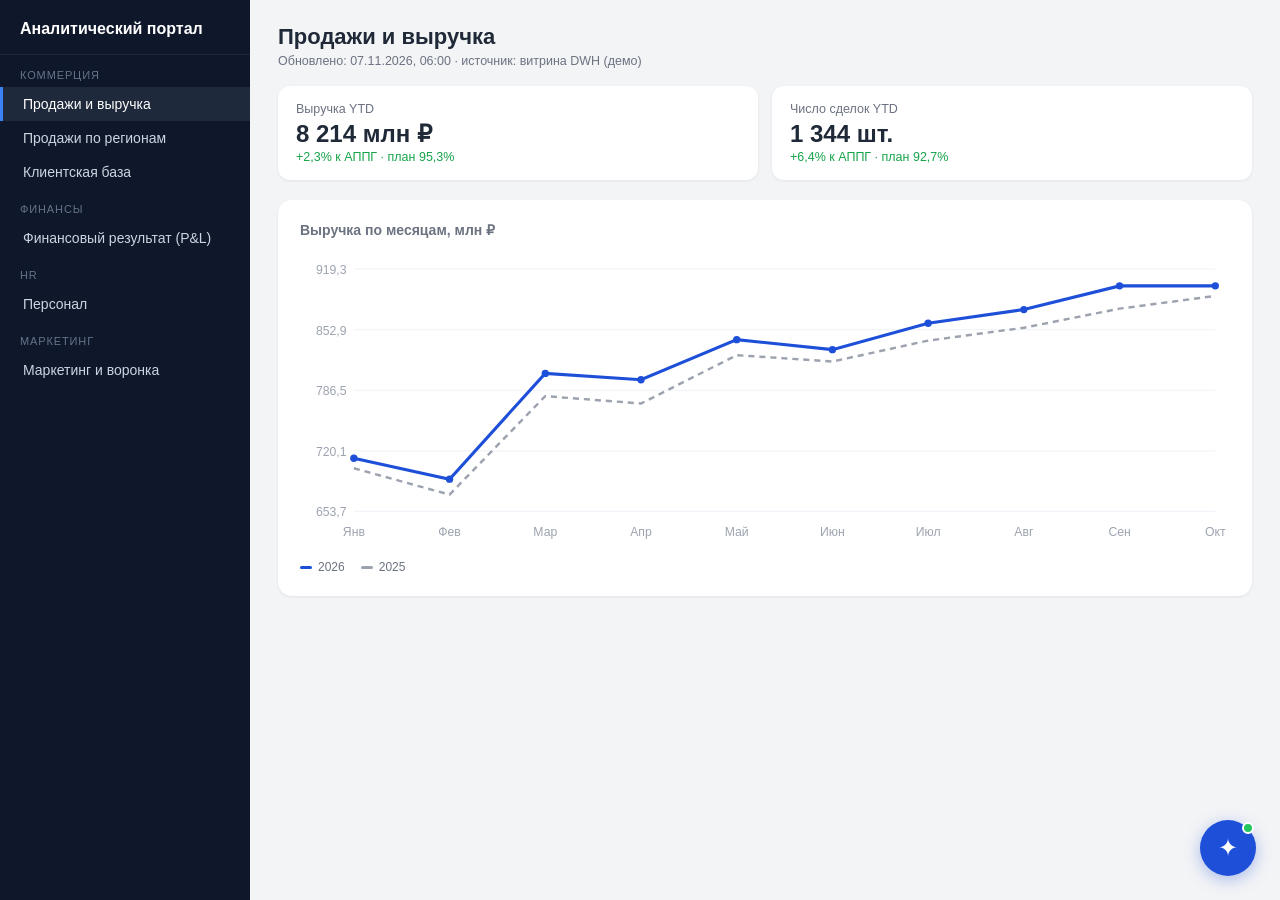
<file: docs/index.html>
<!DOCTYPE html>
<html lang="ru">
<head>
<meta charset="UTF-8">
<meta name="viewport" content="width=device-width, initial-scale=1.0">
<title>Аналитический портал — ИИ-ассистент</title>
<style>
:root{--blue:#1e4fd8;--bg:#f3f4f6;--ink:#1f2937;--muted:#6b7280;--line:#e5e7eb}
*{box-sizing:border-box;margin:0;padding:0}
body{font-family:"Segoe UI",Roboto,Arial,sans-serif;background:var(--bg);color:var(--ink)}
.layout{display:flex;min-height:100vh}
.sidebar{width:250px;background:#0f172a;color:#cbd5e1;padding:20px 0;flex-shrink:0}
.sidebar h1{font-size:16px;color:#fff;padding:0 20px 16px;border-bottom:1px solid #1e293b}
.sidebar .section{padding:14px 20px 6px;font-size:11px;text-transform:uppercase;letter-spacing:.08em;color:#64748b}
.sidebar a{display:block;padding:9px 20px;color:#cbd5e1;text-decoration:none;font-size:14px;border-left:3px solid transparent}
.sidebar a:hover{background:#1e293b}
.sidebar a.active{background:#1e293b;color:#fff;border-left-color:#3b82f6}
.workspace{flex:1;padding:24px 28px;min-width:0}
.workspace h2{font-size:22px;margin-bottom:4px}
.meta{font-size:12.5px;color:var(--muted);margin-bottom:18px}
.kpi-grid{display:grid;grid-template-columns:repeat(auto-fit,minmax(220px,1fr));gap:14px;margin-bottom:20px}
.kpi-card{background:#fff;border-radius:12px;padding:16px 18px;box-shadow:0 1px 3px rgba(15,23,42,.08)}
.kpi-card .label{font-size:12.5px;color:var(--muted)}
.kpi-card .value{font-size:24px;font-weight:700;margin-top:4px}
.kpi-card .delta{font-size:12.5px;margin-top:2px}
.delta.up{color:#16a34a}.delta.down{color:#dc2626}
.panel{background:#fff;border:2px solid transparent;border-radius:14px;padding:20px;box-shadow:0 1px 3px rgba(15,23,42,.08);transition:border-color .3s}
.panel.flash{animation:flash 1.6s ease}
@keyframes flash{0%{border-color:#3b82f6;box-shadow:0 0 0 6px rgba(59,130,246,.25)}100%{border-color:transparent;box-shadow:0 1px 3px rgba(15,23,42,.08)}}
.panel h3{font-size:14px;color:var(--muted);margin-bottom:14px;font-weight:600}
.legend{display:flex;gap:16px;font-size:12px;color:var(--muted);margin-top:10px}
.legend i{display:inline-block;width:12px;height:3px;border-radius:2px;margin-right:6px;vertical-align:middle}
table.regions{width:100%;border-collapse:collapse;font-size:14px}
table.regions th{text-align:left;font-size:12px;color:var(--muted);font-weight:600;padding:6px 8px;border-bottom:1px solid var(--line)}
table.regions td{padding:8px;border-bottom:1px solid #f1f5f9}
table.regions td:last-child,table.regions th:last-child{text-align:right}
.pos{color:#16a34a}.neg{color:#dc2626}

/* Виджет */
#aiw-root{position:fixed;right:24px;bottom:24px;z-index:9999;font-size:14px}
.aiw-fab{width:56px;height:56px;border-radius:50%;border:none;cursor:pointer;background:var(--blue);color:#fff;font-size:24px;box-shadow:0 4px 16px rgba(30,79,216,.35);display:flex;align-items:center;justify-content:center;position:relative}
.aiw-fab:hover{transform:scale(1.06)}
.aiw-fab .dot{position:absolute;top:2px;right:2px;width:12px;height:12px;border-radius:50%;background:#22c55e;border:2px solid #fff}
.aiw-panel{width:390px;height:600px;max-height:calc(100vh - 48px);background:#fff;border-radius:14px;box-shadow:0 12px 40px rgba(15,23,42,.25);display:none;flex-direction:column;overflow:hidden}
.aiw-header{display:flex;align-items:center;justify-content:space-between;padding:12px 16px;background:var(--blue);color:#fff}
.aiw-title{font-weight:600;font-size:15px}
.aiw-sub{font-size:11px;opacity:.85}
.aiw-close{background:transparent;border:none;color:#fff;font-size:20px;cursor:pointer;padding:4px 8px}
.aiw-messages{flex:1;overflow-y:auto;padding:14px 14px 8px;background:#f6f7fb;display:flex;flex-direction:column;gap:10px}
.aiw-msg{max-width:85%;padding:10px 12px;border-radius:12px;line-height:1.45;white-space:pre-wrap;word-wrap:break-word}
.aiw-msg-user{align-self:flex-end;background:var(--blue);color:#fff;border-bottom-right-radius:4px}
.aiw-msg-bot{align-self:flex-start;background:#fff;border:1px solid var(--line);border-bottom-left-radius:4px}
.aiw-open-btn{display:inline-block;margin-top:8px;padding:7px 12px;background:#eef2ff;color:var(--blue);border:1px solid #c7d2fe;border-radius:8px;font-size:13px;cursor:pointer}
.aiw-open-btn:hover{background:#e0e7ff}
.aiw-chips{display:flex;flex-wrap:wrap;gap:6px;padding:4px 14px 10px;background:#f6f7fb}
.aiw-chip{padding:6px 11px;border-radius:16px;border:1px solid #c7d2fe;background:#fff;color:var(--blue);font-size:12.5px;cursor:pointer}
.aiw-chip:hover{background:#eef2ff}
.aiw-typing{align-self:flex-start;background:#fff;border:1px solid var(--line);border-radius:12px;border-bottom-left-radius:4px;padding:10px 14px;display:flex;gap:4px}
.aiw-typing span{width:6px;height:6px;border-radius:50%;background:#9ca3af;animation:bounce 1.2s infinite}
.aiw-typing span:nth-child(2){animation-delay:.15s}
.aiw-typing span:nth-child(3){animation-delay:.3s}
@keyframes bounce{0%,60%,100%{transform:translateY(0);opacity:.5}30%{transform:translateY(-4px);opacity:1}}
.aiw-input-row{display:flex;gap:8px;padding:10px 12px;border-top:1px solid var(--line);background:#fff}
.aiw-input{flex:1;border:1px solid #d1d5db;border-radius:9px;padding:9px 12px;font-size:14px;outline:none}
.aiw-input:focus{border-color:var(--blue)}
.aiw-send{padding:9px 16px;border:none;border-radius:9px;background:var(--blue);color:#fff;font-size:14px;cursor:pointer}
.aiw-send:disabled{background:#9ca3af}
@media (max-width:760px){
  .layout{flex-direction:column}
  .sidebar{width:100%;padding:10px 0}
  .sidebar h1{padding-bottom:10px}
  #aiw-root{right:12px;bottom:12px}
  .aiw-panel{width:calc(100vw - 24px);height:calc(100vh - 90px)}
}
</style>
</head>
<body>
<div class="layout">
  <nav class="sidebar">
    <h1>Аналитический портал</h1>
    <div class="section">Коммерция</div>
    <a href="#" data-dash="sales" class="active">Продажи и выручка</a>
    <a href="#" data-dash="regions">Продажи по регионам</a>
    <a href="#" data-dash="clients">Клиентская база</a>
    <div class="section">Финансы</div>
    <a href="#" data-dash="pnl">Финансовый результат (P&L)</a>
    <div class="section">HR</div>
    <a href="#" data-dash="hr">Персонал</a>
    <div class="section">Маркетинг</div>
    <a href="#" data-dash="marketing">Маркетинг и воронка</a>
  </nav>

  <main class="workspace">
    <h2 id="dash-title">Продажи и выручка</h2>
    <div class="meta" id="dash-meta">Обновлено: 07.11.2026, 06:00 · источник: витрина DWH (демо)</div>
    <div class="kpi-grid" id="kpi-grid"></div>
    <div class="panel" id="dash-panel">
      <h3 id="chart-title"></h3>
      <div id="chart-body"></div>
      <div class="legend" id="chart-legend">
        <span><i style="background:#1e4fd8"></i>2026</span>
        <span><i style="background:#9ca3af"></i>2025</span>
      </div>
    </div>
  </main>
</div>

<div id="aiw-root">
  <div class="aiw-panel" id="aiw-panel">
    <div class="aiw-header">
      <div>
        <div class="aiw-title">Ассистент портала</div>
        <div class="aiw-sub">Спросите о показателях — открою нужный дэшборд</div>
      </div>
      <button class="aiw-close" id="aiw-close" aria-label="Свернуть">×</button>
    </div>
    <div class="aiw-messages" id="aiw-messages"></div>
    <div class="aiw-chips" id="aiw-chips"></div>
    <div class="aiw-input-row">
      <input class="aiw-input" id="aiw-input" placeholder="Например: покажи выручку с начала года" aria-label="Сообщение ассистенту">
      <button class="aiw-send" id="aiw-send">Отправить</button>
    </div>
  </div>
  <button class="aiw-fab" id="aiw-fab" aria-label="Открыть ассистента">✦<span class="dot"></span></button>
</div>

<script>
(function(){
"use strict";
/* ===== Демо-данные (помесячно, янв–окт) ===== */
var MONTHS=["Янв","Фев","Мар","Апр","Май","Июн","Июл","Авг","Сен","Окт"];
var METRICS={
revenue:{title:"Выручка",unit:"млн ₽",dash:"sales",plan:8617,comment:"Рост поддерживают корпоративный сегмент и продление контрактов; октябрь закрыт выше уровня прошлого года.",
 cur:[712,689,805,798,842,831,860,875,901,901],prev:[701,672,780,772,825,818,841,855,876,890]},
deals:{title:"Число сделок",unit:"шт.",dash:"sales",plan:1450,comment:"Количество сделок растёт быстрее выручки — средний чек немного снижается.",
 cur:[118,112,131,129,136,138,141,143,147,149],prev:[111,105,122,121,128,129,133,135,138,141]},
ebitda:{title:"EBITDA",unit:"млн ₽",dash:"pnl",plan:1720,comment:"EBITDA растёт опережающе к выручке — сдерживание операционных расходов даёт эффект.",
 cur:[128,121,149,152,163,161,168,172,180,183],prev:[117,109,136,139,148,147,152,155,162,166]},
ebitda_margin:{title:"Рентабельность по EBITDA",unit:"%",dash:"pnl",agg:"avg",comment:"Маржинальность улучшается третий месяц подряд.",
 cur:[18.0,17.6,18.5,19.0,19.4,19.4,19.5,19.7,20.0,20.3],prev:[16.7,16.2,17.4,18.0,17.9,18.0,18.1,18.1,18.5,18.7]},
active_clients:{title:"Активные клиенты",unit:"компаний",dash:"clients",comment:"База растёт умеренно; отток удерживается на уровне прошлого года.",
 cur:[1102,1115,1134,1148,1161,1174,1189,1202,1216,1231],prev:[1041,1050,1063,1075,1086,1095,1106,1115,1126,1138]},
new_clients:{title:"Новые клиенты",unit:"компаний",dash:"clients",plan:560,comment:"Приток новых клиентов выше прошлого года за счёт сегмента СМБ.",
 cur:[48,45,62,58,61,59,64,62,66,63],prev:[44,41,55,52,55,53,57,55,58,56]},
fte:{title:"Численность (FTE)",unit:"чел.",dash:"hr",comment:"Численность растёт в соответствии с штатным планом, ключевой драйвер — коммерческий блок.",
 cur:[1310,1318,1325,1331,1340,1348,1352,1361,1370,1376],prev:[1254,1258,1266,1270,1277,1283,1287,1292,1298,1304]},
turnover:{title:"Текучесть персонала",unit:"%",dash:"hr",agg:"avg",direction:"down",plan:14,comment:"Текучесть ниже прошлого года и в пределах целевого коридора; зона внимания — ИТ-позиции.",
 cur:[1.2,1.1,1.3,1.2,1.1,1.2,1.0,1.1,1.2,1.1],prev:[1.4,1.3,1.5,1.4,1.3,1.4,1.3,1.3,1.4,1.3]},
leads:{title:"Лиды",unit:"шт.",dash:"marketing",plan:4600,comment:"Поток лидов стабильно выше прошлого года; качество лидов растёт вместе с количеством.",
 cur:[390,371,442,438,465,458,472,480,495,501],prev:[356,340,402,398,421,415,428,435,449,456]},
conversion:{title:"Конверсия лид → сделка",unit:"%",dash:"marketing",agg:"avg",comment:"Конверсия растёт на фоне квалификации лидов; пиковые значения — в конце кварталов.",
 cur:[11.8,12.1,12.6,12.4,12.9,13.1,13.0,13.3,13.6,13.8],prev:[10.9,11.0,11.4,11.3,11.7,11.9,11.8,12.0,12.3,12.5]}
};
var REGIONS={title:"Продажи по регионам",unit:"млн ₽",comment:"Москва и Северо-Запад обеспечивают основной прирост; Урал и Сибирь растут ниже плана.",
rows:[
{name:"Москва",cur:3120,prev:2990},{name:"Северо-Запад",cur:1580,prev:1485},
{name:"Волга",cur:1245,prev:1205},{name:"Урал",cur:985,prev:950},
{name:"Сибирь",cur:762,prev:745},{name:"Юг",cur:522,prev:505}]};

var DASHBOARDS=[
{id:"sales",title:"Продажи и выручка",metrics:["revenue","deals"],
 kw:["выручка","продажи","план продаж","выполнение плана","число сделок","количество сделок","сделки","оборот","доход","топлайн","revenue","sales","средний чек","продали"],
 mk:{deals:["сделки","сделок","сделка","количество сделок","число сделок"]}},
{id:"pnl",title:"Финансовый результат (P&L)",metrics:["ebitda","ebitda_margin"],
 kw:["ebitda","ебитда","эбитда","прибыль","рентабельность","рентабельности","маржинальность","маржа","п&л","pnl","финансовый результат","убыток","операционная прибыль"],
 mk:{ebitda_margin:["рентабельность","рентабельности","маржинальность","маржа"],ebitda:["ebitda","ебитда","эбитда","прибыль","операционная прибыль"]}},
{id:"regions",title:"Продажи по регионам",metrics:["regions"],
 kw:["регионы","регион","регионам","филиалы","филиал","география","москва","питер","санкт-петербург","северо-запад","волга","урал","сибирь","юг","по городам","по территориям","regions"],mk:{}},
{id:"clients",title:"Клиентская база",metrics:["active_clients","new_clients"],
 kw:["клиенты","клиент","клиентская база","база клиентов","отток","новые клиенты","активные клиенты","заказчики","контрагенты","clients","churn"],
 mk:{new_clients:["новые клиенты","новых клиентов","приток клиентов"],active_clients:["активные клиенты","база клиентов","отток","churn"]}},
{id:"hr",title:"Персонал (HR)",metrics:["fte","turnover"],
 kw:["персонал","сотрудники","штат","численность","fte","текучесть","текучка","увольнения","найм","наймы","hr","кадры","люди","headcount"],
 mk:{turnover:["текучесть","текучка","увольнения"],fte:["численность","fte","headcount","штат","найм","наймы"]}},
{id:"marketing",title:"Маркетинг и воронка",metrics:["leads","conversion"],
 kw:["лиды","лид","лидов","конверсия","воронка","маркетинг","реклама","трафик","обращения","заявки","leads","marketing","funnel"],
 mk:{conversion:["конверсия","воронка","funnel"],leads:["лиды","лид","лидов","leads","заявки","обращения"]}}
];
var FALLBACK_CHIPS=[
{label:"Продажи и выручка",q:"покажи выручку с начала года"},
{label:"P&L / EBITDA",q:"какая у нас EBITDA"},
{label:"Продажи по регионам",q:"продажи по регионам"},
{label:"Клиенты",q:"сколько у нас клиентов"},
{label:"Персонал",q:"текучесть кадров"},
{label:"Маркетинг",q:"сколько лидов в этом году"}];
var STARTER_CHIPS=[
{label:"Выручка с начала года",q:"покажи выручку с начала года"},
{label:"EBITDA и маржинальность",q:"какая EBITDA"},
{label:"Продажи по регионам",q:"продажи по регионам"},
{label:"Текучесть кадров",q:"какая текучесть персонала"}];

/* ===== Аналитика (зеркало backend/app/services/analytics.py) ===== */
function sum(a){return a.reduce(function(x,y){return x+y},0)}
function fmt(v){if(v===Math.round(v)){return String(Math.round(v)).replace(/\B(?=(\d{3})+(?!\d))/g," ")}
return v.toFixed(1).replace(".",",").replace(/\B(?=(\d{3})+(?!\d))/g," ")}
function fmtPct(v){return v.toFixed(1).replace(".",",")}
function quality(m,yoy){
 if(m.direction==="down"){
  if(yoy<=-5)return "уверенное снижение";if(yoy<=-2)return "снижение";
  if(yoy<2)return "стабильный уровень";if(yoy<5)return "небольшой рост";return "рост"}
 if(yoy>=5)return "уверенный рост";if(yoy>=2)return "умеренный рост";
 if(yoy>-2)return "стабильный уровень";if(yoy>-5)return "небольшое снижение";return "снижение"}
function kpi(id){
 var m=METRICS[id];var isRate=m.agg==="avg";
 var ytd=isRate?Math.round(sum(m.cur)/m.cur.length*10)/10:sum(m.cur);
 var ytdPrev=isRate?Math.round(sum(m.prev)/m.prev.length*10)/10:sum(m.prev);
 var yoy=Math.round((ytd/ytdPrev-1)*1000)/10;
 var planPct=(m.plan&&!isRate)?Math.round(ytd/m.plan*1000)/10:null;
 return{metric:m.title,unit:m.unit,ytd:ytd,ytdPrev:ytdPrev,yoy:yoy,plan:m.plan||null,planPct:planPct,quality:quality(m,yoy),comment:m.comment}}
function sentence(k){
 var period=k.unit==="%"?"в среднем за период":"YTD";
 var parts=[k.metric+" "+period+": "+fmt(k.ytd)+" "+k.unit];
 var sign=k.yoy>=0?"+":"−";
 parts.push(sign+fmtPct(Math.abs(k.yoy))+"% к аналогичному периоду прошлого года ("+k.quality+")");
 if(k.planPct!==null)parts.push("выполнение плана — "+fmtPct(k.planPct)+"%");
 else if(k.plan)parts.push("целевой коридор — до "+fmt(k.plan)+" "+k.unit);
 return parts.join(" — ")+"."}
function regionsText(){
 var total=0,totalPrev=0;
 REGIONS.rows.forEach(function(r){total+=r.cur;totalPrev+=r.prev});
 var yoy=Math.round((total/totalPrev-1)*1000)/10;
 var top=REGIONS.rows[0];
 var lines=["Выручка по регионам YTD: "+fmt(total)+" "+REGIONS.unit+" (+"+fmtPct(yoy)+"% к АППГ).",
 "Крупнейший регион — "+top.name+": "+fmt(top.cur)+" "+REGIONS.unit+" (+"+fmtPct((top.cur/top.prev-1)*100)+"%)."];
 REGIONS.rows.forEach(function(r){
  var y=Math.round((r.cur/r.prev-1)*1000)/10;
  lines.push("• "+r.name+": "+fmt(r.cur)+" "+REGIONS.unit+" ("+(y>=0?"+":"−")+fmtPct(Math.abs(y))+"%)")});
 lines.push(REGIONS.comment);
 return lines.join("\n")}

/* ===== NLU: словарный роутинг (зеркало router.py) ===== */
function norm(t){return t.toLowerCase().replace(/ё/g,"е").replace(/[^\w\s%&/+-]/g," ").replace(/\s+/g," ").trim()}
function stem(w){return w.length>=5?w.slice(0,Math.max(3,w.length-2)):w}
function kwHits(kw,words,joined){
 var k=norm(kw);var kws=k.split(" ");
 if(kws.length>1)return joined.indexOf(k)>=0?2*kws.length+2:0;
 if(k==="сделки")return words.some(function(w){return["сделка","сделки","сделок","сделкам","сделками"].indexOf(w)>=0})?2:0;
 var s=stem(k);
 return words.some(function(w){return(s.length>=3&&w.indexOf(s)===0)||w===k})?2:0}
function route(text){
 var joined=norm(text),words=joined.split(" ");
 var best=null,bestScore=0;
 DASHBOARDS.forEach(function(d){
  var score=0;d.kw.forEach(function(k){score+=kwHits(k,words,joined)});
  if(score>bestScore){bestScore=score;best=d.id}});
 return bestScore>0?best:null}
function routeWithContext(text,last){
 var t=norm(text);
 if(last&&["а по регионам","по регионам","а по филиалам","по филиалам"].some(function(p){return t.indexOf(p)>=0}))return "regions";
 return route(text)}
function dashById(id){return DASHBOARDS.filter(function(d){return d.id===id})[0]}
function routeMetrics(text,id){
 var d=dashById(id);var joined=norm(text),words=joined.split(" ");
 var picked=[];
 Object.keys(d.mk||{}).forEach(function(mid){
  if(d.mk[mid].some(function(k){return kwHits(k,words,joined)>0}))picked.push(mid)});
 return picked.length?picked:d.metrics.slice()}
function insight(id,metrics){
 if(id==="regions")return regionsText();
 var parts=[],comments=[];
 metrics.forEach(function(mid){
  var k=kpi(mid);parts.push(sentence(k));if(k.comment)comments.push(k.comment)});
 if(comments.length)parts.push(comments.slice(0,2).join(" "));
 return parts.join("\n")}

/* ===== Рабочая область портала ===== */
function switchDashboard(id){
 var d=dashById(id);if(!d)return;
 document.querySelectorAll(".sidebar a").forEach(function(a){
  a.classList.toggle("active",a.getAttribute("data-dash")===id)});
 document.getElementById("dash-title").textContent=d.title;
 renderKpis(d);renderChart(d);
 var p=document.getElementById("dash-panel");
 p.classList.remove("flash");void p.offsetWidth;p.classList.add("flash")}
function renderKpis(d){
 var grid=document.getElementById("kpi-grid");grid.innerHTML="";
 if(d.id==="regions"){
  var total=0,totalPrev=0;
  REGIONS.rows.forEach(function(r){total+=r.cur;totalPrev+=r.prev});
  var yoy=(total/totalPrev-1)*100;
  grid.appendChild(kpiCard("Выручка по регионам YTD",fmt(total)+" млн ₽","+"+fmtPct(yoy)+"% к АППГ",true));
  REGIONS.rows.slice(0,3).forEach(function(r){
   var y=(r.cur/r.prev-1)*100;
   grid.appendChild(kpiCard(r.name,fmt(r.cur)+" млн ₽",(y>=0?"+":"−")+fmtPct(Math.abs(y))+"% к АППГ",y>=0))});
  return}
 d.metrics.forEach(function(mid){
  var k=kpi(mid);
  var delta=(k.yoy>=0?"+":"−")+fmtPct(Math.abs(k.yoy))+"% к АППГ";
  if(k.planPct!==null)delta+=" · план "+fmtPct(k.planPct)+"%";
  grid.appendChild(kpiCard(k.metric+(k.unit==="%"?" (среднее)":" YTD"),fmt(k.ytd)+" "+k.unit,delta,k.yoy>=0))})}
function kpiCard(label,value,delta,up){
 var c=document.createElement("div");c.className="kpi-card";
 var l=document.createElement("div");l.className="label";l.textContent=label;
 var v=document.createElement("div");v.className="value";v.textContent=value;
 var dd=document.createElement("div");dd.className="delta "+(up?"up":"down");dd.textContent=delta;
 c.appendChild(l);c.appendChild(v);c.appendChild(dd);return c}
function renderChart(d){
 var body=document.getElementById("chart-body");
 var legend=document.getElementById("chart-legend");
 var title=document.getElementById("chart-title");
 if(d.id==="regions"){
  title.textContent="Выручка по регионам, YTD";
  legend.style.display="none";
  var html="<table class='regions'><tr><th>Регион</th><th>YTD, млн ₽</th><th>К АППГ</th></tr>";
  REGIONS.rows.forEach(function(r){
   var y=Math.round((r.cur/r.prev-1)*1000)/10;
   html+="<tr><td>"+r.name+"</td><td>"+fmt(r.cur)+"</td><td class='"+(y>=0?"pos":"neg")+"'>"+(y>=0?"+":"−")+fmtPct(Math.abs(y))+"%</td></tr>"});
  body.innerHTML=html+"</table>";return}
 legend.style.display="flex";
 var m=METRICS[d.metrics[0]];
 title.textContent=m.title+" по месяцам, "+m.unit;
 body.innerHTML=lineChart(m.cur,m.prev,m.unit)}
function lineChart(cur,prev,unit){
 var W=760,H=240,pl=44,pr=12,pt=14,pb=28;
 var all=cur.concat(prev);
 var max=Math.max.apply(null,all),min=Math.min.apply(null,all);
 if(max===min){max+=1;min-=1}
 var span=max-min;max+=span*0.08;min-=span*0.08;
 function x(i){return pl+i*(W-pl-pr)/(cur.length-1)}
 function y(v){return pt+(max-v)/(max-min)*(H-pt-pb)}
 function path(arr){return arr.map(function(v,i){return(i?"L":"M")+x(i).toFixed(1)+","+y(v).toFixed(1)}).join(" ")}
 var svg="<svg viewBox='0 0 "+W+" "+H+"' style='width:100%;height:auto' role='img'>";
 for(var g=0;g<=4;g++){
  var gv=min+(max-min)*g/4;var gy=y(gv);
  svg+="<line x1='"+pl+"' y1='"+gy+"' x2='"+(W-pr)+"' y2='"+gy+"' stroke='#f1f5f9'/>";
  svg+="<text x='"+(pl-6)+"' y='"+(gy+4)+"' text-anchor='end' font-size='10' fill='#9ca3af'>"+fmt(Math.round(gv*10)/10)+"</text>"}
 MONTHS.forEach(function(mo,i){
  svg+="<text x='"+x(i)+"' y='"+(H-8)+"' text-anchor='middle' font-size='10' fill='#9ca3af'>"+mo+"</text>"});
 svg+="<path d='"+path(prev)+"' fill='none' stroke='#9ca3af' stroke-width='2' stroke-dasharray='5 4'/>";
 svg+="<path d='"+path(cur)+"' fill='none' stroke='#1e4fd8' stroke-width='2.5'/>";
 cur.forEach(function(v,i){
  svg+="<circle cx='"+x(i)+"' cy='"+y(v)+"' r='3' fill='#1e4fd8'><title>"+MONTHS[i]+" 2026: "+fmt(v)+" "+unit+"</title></circle>"});
 return svg+"</svg>"}

/* ===== Чат-виджет ===== */
var state={open:false,busy:false,lastIntent:null,started:false};
var panel=document.getElementById("aiw-panel"),fab=document.getElementById("aiw-fab"),
messages=document.getElementById("aiw-messages"),chipsRow=document.getElementById("aiw-chips"),
input=document.getElementById("aiw-input"),sendBtn=document.getElementById("aiw-send");
function scrollDown(){messages.scrollTop=messages.scrollHeight}
function addMsg(role,text,dashId){
 var m=document.createElement("div");m.className="aiw-msg aiw-msg-"+role;m.textContent=text;
 if(role==="bot"&&dashId){
  var d=dashById(dashId);
  var b=document.createElement("button");b.className="aiw-open-btn";b.textContent="Открыть дэшборд: "+d.title;
  b.addEventListener("click",function(){switchDashboard(dashId)});
  m.appendChild(document.createElement("br"));m.appendChild(b)}
 messages.appendChild(m);scrollDown();return m}
function renderChips(chips){
 chipsRow.innerHTML="";
 chips.forEach(function(c){
  var b=document.createElement("button");b.className="aiw-chip";b.textContent=c.label;
  b.addEventListener("click",function(){send(c.q)});chipsRow.appendChild(b)});
 chipsRow.style.display=chips.length?"flex":"none"}
function typing(on){
 var t=document.getElementById("aiw-typing");
 if(on){
  if(t)return;
  t=document.createElement("div");t.className="aiw-typing";t.id="aiw-typing";
  t.innerHTML="<span></span><span></span><span></span>";
  messages.appendChild(t);scrollDown()}
 else if(t)t.remove()}
function answer(text){
 var intent=routeWithContext(text,state.lastIntent);
 if(!intent){
  return{reply:"Не удалось распознать запрос. Я могу показать ключевые показатели компании — выберите направление ниже или уточните формулировку.",dash:null,chips:FALLBACK_CHIPS}}
 state.lastIntent=intent;
 return{reply:insight(intent,routeMetrics(text,intent)),dash:intent,chips:[]}}
function send(text){
 text=(text||"").trim();if(!text||state.busy)return;
 state.busy=true;sendBtn.disabled=true;
 input.value="";renderChips([]);addMsg("user",text);typing(true);
 setTimeout(function(){
  typing(false);
  var r=answer(text);
  addMsg("bot",r.reply,r.dash);
  if(r.chips.length)renderChips(r.chips);
  if(r.dash)switchDashboard(r.dash);
  state.busy=false;sendBtn.disabled=false;input.focus()},600+Math.random()*400)}
function toggle(open){
 state.open=open;
 panel.style.display=open?"flex":"none";
 fab.style.display=open?"none":"flex";
 if(open){
  if(!state.started){
   state.started=true;
   addMsg("bot","Здравствуйте! Спросите о показателях компании в свободной форме — я дам краткий вывод и открою нужный дэшборд.");
   renderChips(STARTER_CHIPS)}
  input.focus();scrollDown()}}
fab.addEventListener("click",function(){toggle(true)});
document.getElementById("aiw-close").addEventListener("click",function(){toggle(false)});
sendBtn.addEventListener("click",function(){send(input.value)});
input.addEventListener("keydown",function(e){if(e.key==="Enter")send(input.value)});
document.querySelectorAll(".sidebar a").forEach(function(a){
 a.addEventListener("click",function(ev){ev.preventDefault();switchDashboard(a.getAttribute("data-dash"))})});
switchDashboard("sales");
})();
</script>
</body>
</html>
</file>
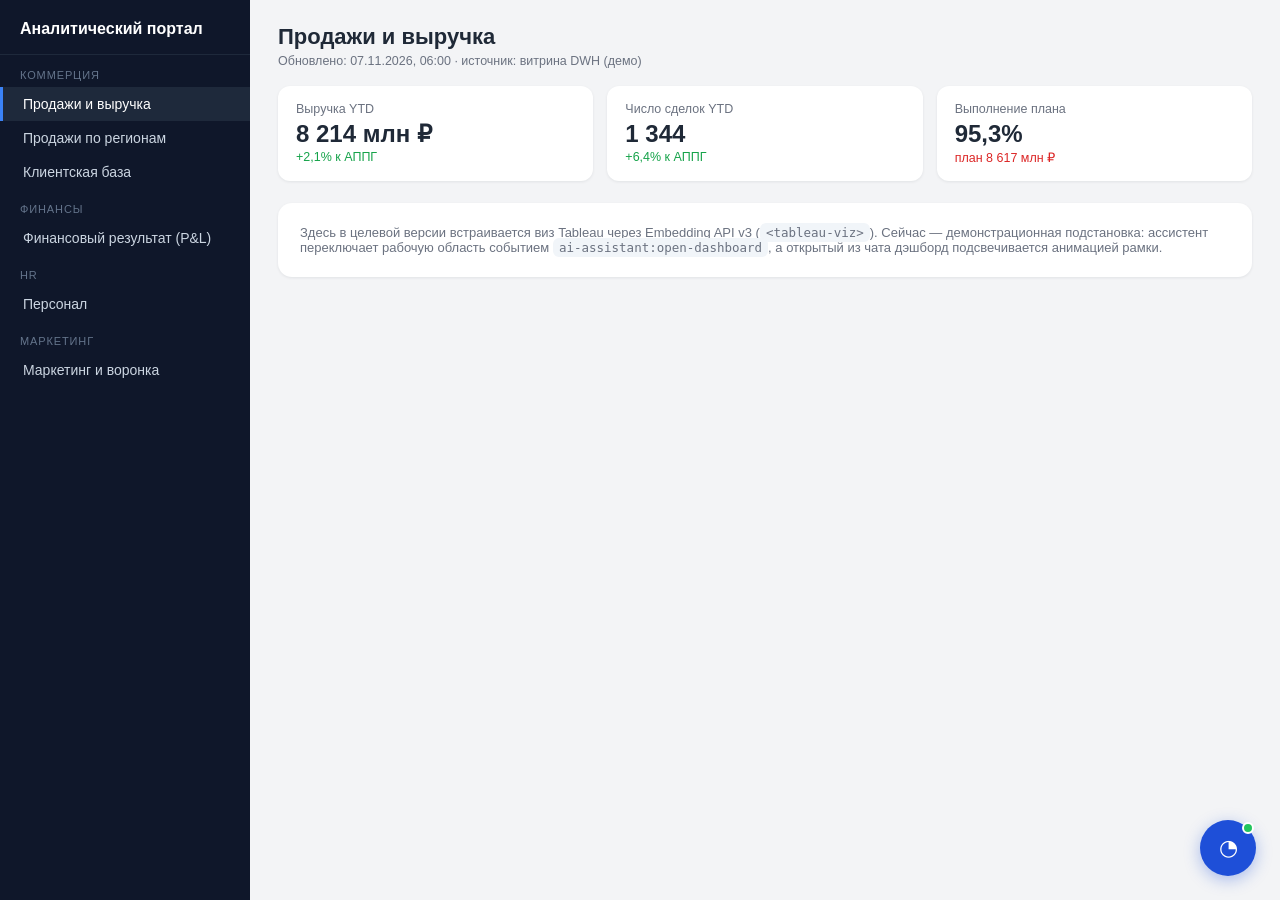
<file: portal-view/index.html>
<!DOCTYPE html>
<html lang="ru">
<head>
  <meta charset="UTF-8">
  <meta name="viewport" content="width=device-width, initial-scale=1.0">
  <title>Аналитический портал — демо-встраивание ассистента</title>
  <link rel="stylesheet" href="/widget/assistant.css">
  <style>
    * { box-sizing: border-box; margin: 0; padding: 0; }
    body { font-family: "Segoe UI", Roboto, Arial, sans-serif; background: #f3f4f6; color: #1f2937; }
    .layout { display: flex; min-height: 100vh; }

    .sidebar {
      width: 250px;
      background: #0f172a;
      color: #cbd5e1;
      padding: 20px 0;
      flex-shrink: 0;
    }
    .sidebar h1 { font-size: 16px; color: #fff; padding: 0 20px 16px; border-bottom: 1px solid #1e293b; }
    .sidebar .section { padding: 14px 20px 6px; font-size: 11px; text-transform: uppercase; letter-spacing: 0.08em; color: #64748b; }
    .sidebar a {
      display: block;
      padding: 9px 20px;
      color: #cbd5e1;
      text-decoration: none;
      font-size: 14px;
      border-left: 3px solid transparent;
    }
    .sidebar a:hover { background: #1e293b; }
    .sidebar a.active { background: #1e293b; color: #fff; border-left-color: #3b82f6; }

    .workspace { flex: 1; padding: 24px 28px; }
    .workspace h2 { font-size: 22px; margin-bottom: 4px; }
    .workspace .meta { font-size: 12.5px; color: #6b7280; margin-bottom: 18px; }

    .kpi-grid { display: grid; grid-template-columns: repeat(auto-fit, minmax(220px, 1fr)); gap: 14px; margin-bottom: 22px; }
    .kpi-card {
      background: #fff;
      border-radius: 12px;
      padding: 16px 18px;
      box-shadow: 0 1px 3px rgba(15, 23, 42, 0.08);
    }
    .kpi-card .label { font-size: 12.5px; color: #6b7280; }
    .kpi-card .value { font-size: 24px; font-weight: 700; margin-top: 4px; }
    .kpi-card .delta { font-size: 12.5px; margin-top: 2px; }
    .delta.up { color: #16a34a; }
    .delta.down { color: #dc2626; }

    .dash-frame {
      background: #fff;
      border: 2px solid transparent;
      border-radius: 14px;
      padding: 20px;
      box-shadow: 0 1px 3px rgba(15, 23, 42, 0.08);
      transition: border-color 0.3s ease;
    }
    .dash-frame.flash { animation: flash 1.6s ease; }
    @keyframes flash {
      0% { border-color: #3b82f6; box-shadow: 0 0 0 6px rgba(59, 130, 246, 0.25); }
      100% { border-color: transparent; box-shadow: 0 1px 3px rgba(15, 23, 42, 0.08); }
    }
    .dash-frame .note { font-size: 13px; color: #6b7280; }
    .dash-frame code { background: #f1f5f9; padding: 2px 6px; border-radius: 6px; font-size: 12.5px; }
  </style>
</head>
<body>
  <div class="layout">
    <nav class="sidebar">
      <h1>Аналитический портал</h1>
      <div class="section">Коммерция</div>
      <a href="#" data-view="/dashboards/sales" class="active">Продажи и выручка</a>
      <a href="#" data-view="/dashboards/regions">Продажи по регионам</a>
      <a href="#" data-view="/dashboards/clients">Клиентская база</a>
      <div class="section">Финансы</div>
      <a href="#" data-view="/dashboards/pnl">Финансовый результат (P&L)</a>
      <div class="section">HR</div>
      <a href="#" data-view="/dashboards/hr">Персонал</a>
      <div class="section">Маркетинг</div>
      <a href="#" data-view="/dashboards/marketing">Маркетинг и воронка</a>
    </nav>

    <main class="workspace">
      <h2 id="dash-title">Продажи и выручка</h2>
      <div class="meta" id="dash-meta">Обновлено: 07.11.2026, 06:00 · источник: витрина DWH (демо)</div>

      <div class="kpi-grid">
        <div class="kpi-card">
          <div class="label">Выручка YTD</div>
          <div class="value">8 214 млн ₽</div>
          <div class="delta up">+2,1% к АППГ</div>
        </div>
        <div class="kpi-card">
          <div class="label">Число сделок YTD</div>
          <div class="value">1 344</div>
          <div class="delta up">+6,4% к АППГ</div>
        </div>
        <div class="kpi-card">
          <div class="label">Выполнение плана</div>
          <div class="value">95,3%</div>
          <div class="delta down">план 8 617 млн ₽</div>
        </div>
      </div>

      <div class="dash-frame" id="dash-frame">
        <p class="note">
          Здесь в целевой версии встраивается виз Tableau через Embedding API v3
          (<code>&lt;tableau-viz&gt;</code>). Сейчас — демонстрационная подстановка:
          ассистент переключает рабочую область событием
          <code>ai-assistant:open-dashboard</code>, а открытый из чата дэшборд
          подсвечивается анимацией рамки.
        </p>
      </div>
    </main>
  </div>

  <script>
    // Демо-реакция портала на команду ассистента: переключаем активный пункт
    // меню и подсвечиваем рабочую область (FR-3).
    var TITLES = {
      "/dashboards/sales": "Продажи и выручка",
      "/dashboards/regions": "Продажи по регионам",
      "/dashboards/clients": "Клиентская база",
      "/dashboards/pnl": "Финансовый результат (P&L)",
      "/dashboards/hr": "Персонал",
      "/dashboards/marketing": "Маркетинг и воронка"
    };

    function switchDashboard(viewUrl) {
      var links = document.querySelectorAll(".sidebar a");
      links.forEach(function (a) {
        a.classList.toggle("active", a.getAttribute("data-view") === viewUrl);
      });
      document.getElementById("dash-title").textContent =
        TITLES[viewUrl] || "Дэшборд";
      var frame = document.getElementById("dash-frame");
      frame.classList.remove("flash");
      void frame.offsetWidth;
      frame.classList.add("flash");
    }

    window.addEventListener("ai-assistant:open-dashboard", function (e) {
      if (e.detail && e.detail.viewUrl) switchDashboard(e.detail.viewUrl);
    });

    document.querySelectorAll(".sidebar a").forEach(function (a) {
      a.addEventListener("click", function (ev) {
        ev.preventDefault();
        switchDashboard(a.getAttribute("data-view"));
      });
    });
  </script>

  <!-- Виджет подключается одной строкой на любую страницу портала -->
  <script src="/widget/assistant.js" data-api="/api" defer></script>
</body>
</html>
</file>
<file: widget/assistant.css>
/* ИИ-ассистент: чат-виджет аналитического портала. Подключается отдельным модулем. */

#aiw-root {
  position: fixed;
  right: 24px;
  bottom: 24px;
  z-index: 9999;
  font-family: "Segoe UI", Roboto, Arial, sans-serif;
  font-size: 14px;
  color: #1f2937;
}

#aiw-root * { box-sizing: border-box; margin: 0; padding: 0; }

/* Круглая кнопка (свёрнутое состояние) */
.aiw-fab {
  width: 56px;
  height: 56px;
  border-radius: 50%;
  border: none;
  cursor: pointer;
  background: #1e4fd8;
  color: #fff;
  font-size: 22px;
  box-shadow: 0 4px 16px rgba(30, 79, 216, 0.35);
  display: flex;
  align-items: center;
  justify-content: center;
  transition: transform 0.15s ease, box-shadow 0.15s ease;
  position: relative;
}
.aiw-fab:hover { transform: scale(1.06); box-shadow: 0 6px 20px rgba(30, 79, 216, 0.45); }
.aiw-fab:focus-visible { outline: 3px solid #93c5fd; outline-offset: 2px; }

.aiw-fab .aiw-dot {
  position: absolute;
  top: 2px;
  right: 2px;
  width: 12px;
  height: 12px;
  border-radius: 50%;
  background: #22c55e;
  border: 2px solid #fff;
}

/* Панель чата ~390×600 */
.aiw-panel {
  width: 390px;
  height: 600px;
  max-height: calc(100vh - 48px);
  background: #fff;
  border-radius: 14px;
  box-shadow: 0 12px 40px rgba(15, 23, 42, 0.25);
  display: flex;
  flex-direction: column;
  overflow: hidden;
}

.aiw-header {
  display: flex;
  align-items: center;
  justify-content: space-between;
  padding: 12px 16px;
  background: #1e4fd8;
  color: #fff;
}
.aiw-header .aiw-title { font-weight: 600; font-size: 15px; }
.aiw-header .aiw-sub { font-size: 11px; opacity: 0.85; }
.aiw-close {
  background: transparent;
  border: none;
  color: #fff;
  font-size: 20px;
  cursor: pointer;
  line-height: 1;
  padding: 4px 8px;
}
.aiw-close:hover { opacity: 0.8; }

.aiw-messages {
  flex: 1;
  overflow-y: auto;
  padding: 14px 14px 8px;
  background: #f6f7fb;
  display: flex;
  flex-direction: column;
  gap: 10px;
}

.aiw-msg {
  max-width: 85%;
  padding: 10px 12px;
  border-radius: 12px;
  line-height: 1.45;
  white-space: pre-wrap;
  word-wrap: break-word;
}
.aiw-msg-user {
  align-self: flex-end;
  background: #1e4fd8;
  color: #fff;
  border-bottom-right-radius: 4px;
}
.aiw-msg-bot {
  align-self: flex-start;
  background: #fff;
  border: 1px solid #e5e7eb;
  border-bottom-left-radius: 4px;
}

.aiw-open-btn {
  display: inline-block;
  margin-top: 8px;
  padding: 7px 12px;
  background: #eef2ff;
  color: #1e4fd8;
  border: 1px solid #c7d2fe;
  border-radius: 8px;
  font-size: 13px;
  cursor: pointer;
}
.aiw-open-btn:hover { background: #e0e7ff; }

.aiw-chips {
  display: flex;
  flex-wrap: wrap;
  gap: 6px;
  padding: 4px 14px 10px;
  background: #f6f7fb;
}
.aiw-chip {
  padding: 6px 11px;
  border-radius: 16px;
  border: 1px solid #c7d2fe;
  background: #fff;
  color: #1e4fd8;
  font-size: 12.5px;
  cursor: pointer;
}
.aiw-chip:hover { background: #eef2ff; }

.aiw-typing {
  align-self: flex-start;
  background: #fff;
  border: 1px solid #e5e7eb;
  border-radius: 12px;
  border-bottom-left-radius: 4px;
  padding: 10px 14px;
  display: flex;
  gap: 4px;
}
.aiw-typing span {
  width: 6px;
  height: 6px;
  border-radius: 50%;
  background: #9ca3af;
  animation: aiw-bounce 1.2s infinite ease-in-out;
}
.aiw-typing span:nth-child(2) { animation-delay: 0.15s; }
.aiw-typing span:nth-child(3) { animation-delay: 0.3s; }
@keyframes aiw-bounce {
  0%, 60%, 100% { transform: translateY(0); opacity: 0.5; }
  30% { transform: translateY(-4px); opacity: 1; }
}

.aiw-input-row {
  display: flex;
  gap: 8px;
  padding: 10px 12px;
  border-top: 1px solid #e5e7eb;
  background: #fff;
}
.aiw-input {
  flex: 1;
  border: 1px solid #d1d5db;
  border-radius: 9px;
  padding: 9px 12px;
  font-size: 14px;
  outline: none;
}
.aiw-input:focus { border-color: #1e4fd8; box-shadow: 0 0 0 3px rgba(30, 79, 216, 0.12); }
.aiw-send {
  padding: 9px 16px;
  border: none;
  border-radius: 9px;
  background: #1e4fd8;
  color: #fff;
  font-size: 14px;
  cursor: pointer;
}
.aiw-send:disabled { background: #9ca3af; cursor: default; }

@media (max-width: 480px) {
  #aiw-root { right: 12px; bottom: 12px; }
  .aiw-panel { width: calc(100vw - 24px); height: calc(100vh - 90px); }
}
</file>
